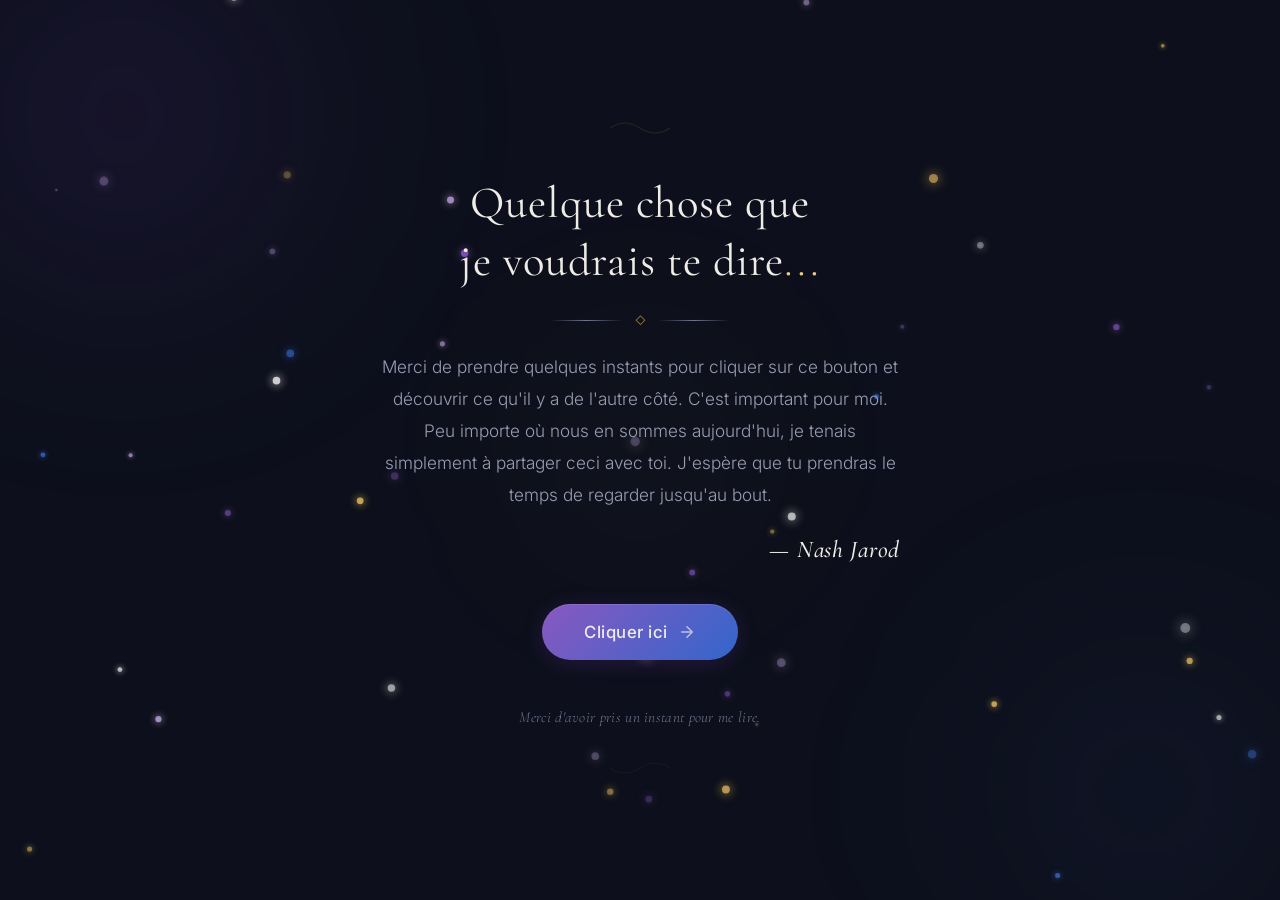
<file: index.html>
<!DOCTYPE html>
<html lang="fr">
<head>
    <meta charset="UTF-8">
    <meta name="viewport" content="width=device-width, initial-scale=1.0">
    <title>Quelque chose que je voudrais te dire...</title>
    <meta name="description" content="Un message personnel sincère et touchant, partagé avec douceur et bienveillance.">
    <link rel="preconnect" href="https://fonts.googleapis.com">
    <link rel="preconnect" href="https://fonts.gstatic.com" crossorigin>
    <link href="https://fonts.googleapis.com/css2?family=Cormorant+Garamond:ital,wght@0,300;0,400;0,500;0,600;1,300;1,400&family=Inter:wght@300;400;500&display=swap" rel="stylesheet">
    <link rel="stylesheet" href="style.css">
</head>
<body>
    <!-- Particle canvas for bokeh / light effects -->
    <canvas id="particles-canvas"></canvas>

    <!-- Soft radial glow overlays -->
    <div class="glow glow-1"></div>
    <div class="glow glow-2"></div>
    <div class="glow glow-3"></div>

    <main class="container">
        <!-- Decorative top flourish -->
        <div class="flourish" aria-hidden="true">
            <svg width="60" height="20" viewBox="0 0 60 20" fill="none">
                <path d="M0 10 Q15 0 30 10 Q45 20 60 10" stroke="url(#goldGrad)" stroke-width="1.2" fill="none" opacity="0.6"/>
                <defs>
                    <linearGradient id="goldGrad" x1="0" y1="0" x2="60" y2="0">
                        <stop offset="0%" stop-color="#c9a84c" stop-opacity="0.3"/>
                        <stop offset="50%" stop-color="#e8d48b" stop-opacity="0.8"/>
                        <stop offset="100%" stop-color="#c9a84c" stop-opacity="0.3"/>
                    </linearGradient>
                </defs>
            </svg>
        </div>

        <!-- Main title -->
        <h1 class="title fade-up" id="main-title">
            Quelque chose que je voudrais te dire<span class="ellipsis">...</span>
        </h1>

        <!-- Subtle separator -->
        <div class="separator fade-up delay-1" aria-hidden="true">
            <span class="sep-line"></span>
            <span class="sep-diamond">◇</span>
            <span class="sep-line"></span>
        </div>

        <!-- Message text -->
        <div class="fade-up delay-2">
            <p class="message" id="welcome-text">
                Merci de prendre quelques instants pour cliquer sur ce bouton et découvrir ce qu'il y a de l'autre côté. C'est important pour moi. Peu importe où nous en sommes aujourd'hui, je tenais simplement à partager ceci avec toi. J'espère que tu prendras le temps de regarder jusqu'au bout.
            </p>
            <p class="signature">— Nash Jarod</p>
        </div>



        <!-- CTA Button -->
        <div class="cta-wrapper fade-up delay-4">
            <a href="message.html" class="cta-button" id="discover-button" role="button">
                <span class="btn-shimmer"></span>
                <span class="btn-text">Cliquer ici</span>
                <svg class="btn-arrow" width="18" height="18" viewBox="0 0 24 24" fill="none" stroke="currentColor" stroke-width="2" stroke-linecap="round" stroke-linejoin="round">
                    <path d="M5 12h14M12 5l7 7-7 7"/>
                </svg>
            </a>
        </div>

        <!-- Reassuring footer text -->
        <p class="footer-text fade-up delay-5" id="footer-thanks">
            Merci d'avoir pris un instant pour me lire.
        </p>

        <!-- Bottom flourish -->
        <div class="flourish bottom-flourish" aria-hidden="true">
            <svg width="60" height="20" viewBox="0 0 60 20" fill="none">
                <path d="M0 10 Q15 20 30 10 Q45 0 60 10" stroke="url(#goldGrad2)" stroke-width="1.2" fill="none" opacity="0.4"/>
                <defs>
                    <linearGradient id="goldGrad2" x1="0" y1="0" x2="60" y2="0">
                        <stop offset="0%" stop-color="#c9a84c" stop-opacity="0.2"/>
                        <stop offset="50%" stop-color="#e8d48b" stop-opacity="0.6"/>
                        <stop offset="100%" stop-color="#c9a84c" stop-opacity="0.2"/>
                    </linearGradient>
                </defs>
            </svg>
        </div>
    </main>

    <script src="script.js"></script>
</body>
</html>
</file>
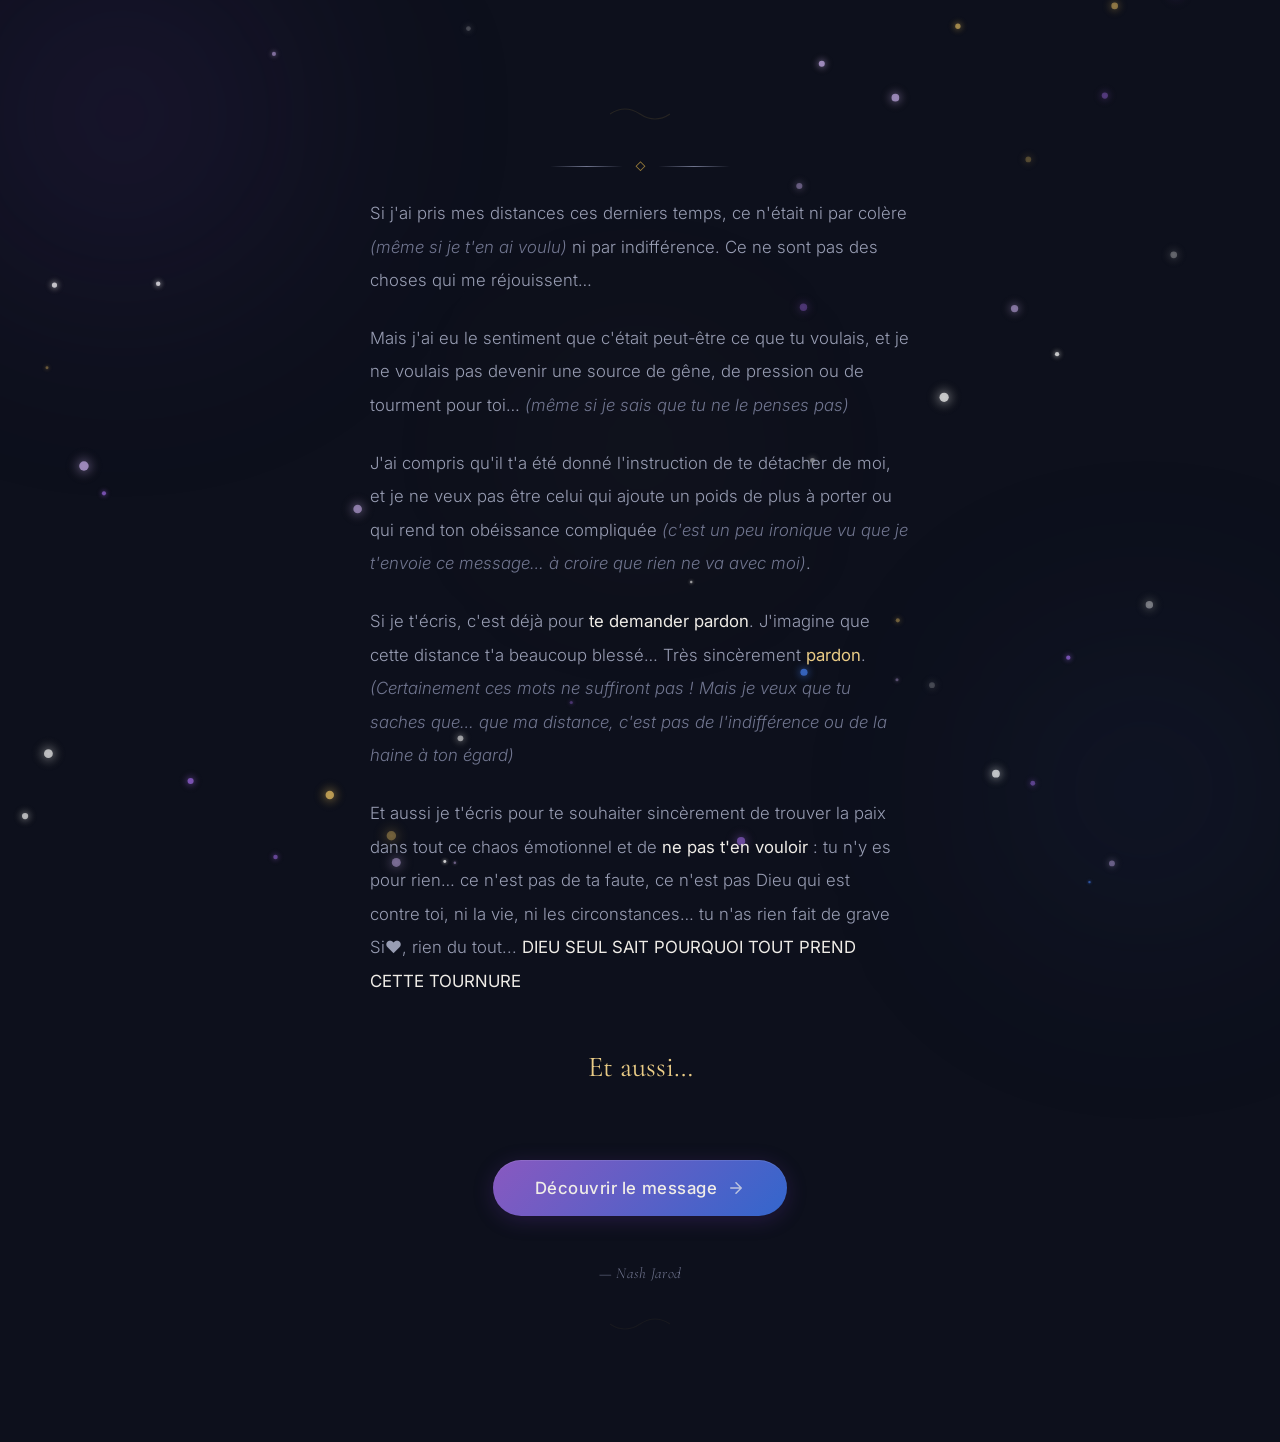
<file: message.html>
<!DOCTYPE html>
<html lang="fr">
<head>
    <meta charset="UTF-8">
    <meta name="viewport" content="width=device-width, initial-scale=1.0">
    <title>Ce que j'avais à te dire...</title>
    <meta name="description" content="Un message personnel sincère et touchant.">
    <link rel="preconnect" href="https://fonts.googleapis.com">
    <link rel="preconnect" href="https://fonts.gstatic.com" crossorigin>
    <link href="https://fonts.googleapis.com/css2?family=Cormorant+Garamond:ital,wght@0,300;0,400;0,500;0,600;1,300;1,400&family=Inter:wght@300;400;500&display=swap" rel="stylesheet">
    <link rel="stylesheet" href="style.css">
    <style>
        /* Message page specific styles */
        .message-block {
            font-family: var(--font-body);
            font-weight: 300;
            font-size: clamp(0.95rem, 2.5vw, 1.05rem);
            line-height: 2;
            color: var(--text-secondary);
            max-width: 540px;
            text-align: left;
            margin: 0 auto;
        }

        .message-block p {
            margin-bottom: var(--space-md);
            text-wrap: pretty;
        }

        .message-block .parenthetical {
            color: var(--text-muted);
            font-style: italic;
        }

        .message-block .emphasis {
            color: var(--off-white);
            font-weight: 400;
        }

        .message-block .bold-feel {
            color: var(--gold-light);
            font-weight: 400;
        }
    </style>
</head>
<body>
    <!-- Particle canvas for bokeh / light effects -->
    <canvas id="particles-canvas"></canvas>

    <!-- Soft radial glow overlays -->
    <div class="glow glow-1"></div>
    <div class="glow glow-2"></div>
    <div class="glow glow-3"></div>

    <main class="container">
        <!-- Decorative top flourish -->
        <div class="flourish" aria-hidden="true">
            <svg width="60" height="20" viewBox="0 0 60 20" fill="none">
                <path d="M0 10 Q15 0 30 10 Q45 20 60 10" stroke="url(#goldGrad)" stroke-width="1.2" fill="none" opacity="0.6"/>
                <defs>
                    <linearGradient id="goldGrad" x1="0" y1="0" x2="60" y2="0">
                        <stop offset="0%" stop-color="#c9a84c" stop-opacity="0.3"/>
                        <stop offset="50%" stop-color="#e8d48b" stop-opacity="0.8"/>
                        <stop offset="100%" stop-color="#c9a84c" stop-opacity="0.3"/>
                    </linearGradient>
                </defs>
            </svg>
        </div>

        <!-- Subtle separator -->
        <div class="separator fade-up delay-1" aria-hidden="true">
            <span class="sep-line"></span>
            <span class="sep-diamond">◇</span>
            <span class="sep-line"></span>
        </div>

        <!-- Message blocks -->
        <div class="message-block fade-up delay-2">
            <p>
                Si j'ai pris mes distances ces derniers temps, ce n'était ni par colère <span class="parenthetical">(même si je t'en ai voulu)</span> ni par indifférence. Ce ne sont pas des choses qui me réjouissent…
            </p>

            <p>
                Mais j'ai eu le sentiment que c'était peut-être ce que tu voulais, et je ne voulais pas devenir une source de gêne, de pression ou de tourment pour toi… <span class="parenthetical">(même si je sais que tu ne le penses pas)</span>
            </p>

            <p>
                J'ai compris qu'il t'a été donné l'instruction de te détacher de moi, et je ne veux pas être celui qui ajoute un poids de plus à porter ou qui rend ton obéissance compliquée <span class="parenthetical">(c'est un peu ironique vu que je t'envoie ce message… à croire que rien ne va avec moi)</span>.
            </p>

            <p>
                Si je t'écris, c'est déjà pour <span class="emphasis">te demander pardon</span>. J'imagine que cette distance t'a beaucoup blessé… Très sincèrement <span class="bold-feel">pardon</span>. <span class="parenthetical">(Certainement ces mots ne suffiront pas ! Mais je veux que tu saches que… que ma distance, c'est pas de l'indifférence ou de la haine à ton égard)</span>
            </p>

            <p>
                Et aussi je t'écris pour te souhaiter sincèrement de trouver la paix dans tout ce chaos émotionnel et de <span class="emphasis">ne pas t'en vouloir</span> : tu n'y es pour rien… ce n'est pas de ta faute, ce n'est pas Dieu qui est contre toi, ni la vie, ni les circonstances… tu n'as rien fait de grave Si❤️, rien du tout... <span class="emphasis">DIEU SEUL SAIT POURQUOI TOUT PREND CETTE TOURNURE</span>
            </p>

            <p class="bold-feel" style="text-align: center; margin-top: var(--space-lg); font-size: clamp(1.4rem, 4vw, 1.8rem); font-family: var(--font-display);">
                Et aussi…
            </p>
        </div>



        <!-- CTA Button -->
        <div class="cta-wrapper fade-up delay-4">
            <a href="https://youtube.com/shorts/BHmHlCQzVkw?si=NHhLkFByhYc4I33e" class="cta-button" id="discover-button" role="button">
                <span class="btn-shimmer"></span>
                <span class="btn-text">Découvrir le message</span>
                <svg class="btn-arrow" width="18" height="18" viewBox="0 0 24 24" fill="none" stroke="currentColor" stroke-width="2" stroke-linecap="round" stroke-linejoin="round">
                    <path d="M5 12h14M12 5l7 7-7 7"/>
                </svg>
            </a>
        </div>

        <!-- Signature -->
        <p class="footer-text fade-up delay-5" id="footer-thanks">
            — Nash Jarod
        </p>

        <!-- Bottom flourish -->
        <div class="flourish bottom-flourish" aria-hidden="true">
            <svg width="60" height="20" viewBox="0 0 60 20" fill="none">
                <path d="M0 10 Q15 20 30 10 Q45 0 60 10" stroke="url(#goldGrad2)" stroke-width="1.2" fill="none" opacity="0.4"/>
                <defs>
                    <linearGradient id="goldGrad2" x1="0" y1="0" x2="60" y2="0">
                        <stop offset="0%" stop-color="#c9a84c" stop-opacity="0.2"/>
                        <stop offset="50%" stop-color="#e8d48b" stop-opacity="0.6"/>
                        <stop offset="100%" stop-color="#c9a84c" stop-opacity="0.2"/>
                    </linearGradient>
                </defs>
            </svg>
        </div>
    </main>

    <script src="script.js"></script>
</body>
</html>
</file>
<file: style.css>
/* ============================================================
   DESIGN TOKENS
   ============================================================ */
:root {
    /* Colors */
    --bg-deep:       hsl(230, 35%, 8%);
    --bg-mid:        hsl(240, 28%, 12%);
    --violet-soft:   hsl(265, 40%, 28%);
    --violet-light:  hsl(268, 45%, 55%);
    --blue-night:    hsl(225, 55%, 18%);
    --blue-accent:   hsl(220, 60%, 50%);
    --gold:          hsl(42, 60%, 55%);
    --gold-light:    hsl(42, 70%, 72%);
    --off-white:     hsl(40, 20%, 92%);
    --text-primary:  hsl(40, 15%, 88%);
    --text-secondary:hsl(230, 15%, 65%);
    --text-muted:    hsl(230, 12%, 50%);

    /* Typography */
    --font-display: 'Cormorant Garamond', 'Georgia', serif;
    --font-body:    'Inter', -apple-system, sans-serif;

    /* Spacing */
    --space-xs: 0.5rem;
    --space-sm: 1rem;
    --space-md: 1.5rem;
    --space-lg: 2.5rem;
    --space-xl: 4rem;

    /* Transitions */
    --ease-out-smooth: cubic-bezier(0.22, 1, 0.36, 1);
    --ease-spring:     cubic-bezier(0.34, 1.56, 0.64, 1);
}

/* ============================================================
   RESET & BASE
   ============================================================ */
*,
*::before,
*::after {
    margin: 0;
    padding: 0;
    box-sizing: border-box;
}

html {
    font-size: 16px;
    scroll-behavior: smooth;
    -webkit-font-smoothing: antialiased;
    -moz-osx-font-smoothing: grayscale;
}

body {
    font-family: var(--font-body);
    background: var(--bg-deep);
    color: var(--text-primary);
    min-height: 100vh;
    overflow-x: hidden;
    position: relative;
    display: flex;
    align-items: center;
    justify-content: center;
}

/* ============================================================
   PARTICLE CANVAS
   ============================================================ */
#particles-canvas {
    position: fixed;
    inset: 0;
    width: 100%;
    height: 100%;
    z-index: 0;
    pointer-events: none;
}

/* ============================================================
   GLOW OVERLAYS
   ============================================================ */
.glow {
    position: fixed;
    border-radius: 50%;
    filter: blur(100px);
    pointer-events: none;
    z-index: 0;
}

.glow-1 {
    width: 500px;
    height: 500px;
    top: -15%;
    left: -10%;
    background: radial-gradient(circle, hsla(265, 50%, 35%, 0.25), transparent 70%);
    animation: glowDrift1 18s ease-in-out infinite alternate;
}

.glow-2 {
    width: 400px;
    height: 400px;
    bottom: -10%;
    right: -5%;
    background: radial-gradient(circle, hsla(220, 55%, 30%, 0.2), transparent 70%);
    animation: glowDrift2 22s ease-in-out infinite alternate;
}

.glow-3 {
    width: 300px;
    height: 300px;
    top: 50%;
    left: 50%;
    transform: translate(-50%, -50%);
    background: radial-gradient(circle, hsla(42, 55%, 50%, 0.06), transparent 70%);
    animation: glowPulse 10s ease-in-out infinite;
}

@keyframes glowDrift1 {
    0%   { transform: translate(0, 0) scale(1); }
    100% { transform: translate(60px, 40px) scale(1.15); }
}

@keyframes glowDrift2 {
    0%   { transform: translate(0, 0) scale(1); }
    100% { transform: translate(-50px, -30px) scale(1.1); }
}

@keyframes glowPulse {
    0%, 100% { opacity: 0.4; transform: translate(-50%, -50%) scale(1); }
    50%      { opacity: 0.7; transform: translate(-50%, -50%) scale(1.2); }
}

/* ============================================================
   MAIN CONTAINER
   ============================================================ */
.container {
    position: relative;
    z-index: 1;
    max-width: 640px;
    width: 100%;
    padding: var(--space-xl) var(--space-md);
    margin: var(--space-lg) auto;
    text-align: center;
    display: flex;
    flex-direction: column;
    align-items: center;
    gap: var(--space-md);
}

/* ============================================================
   DECORATIVE FLOURISH
   ============================================================ */
.flourish {
    opacity: 0.7;
    margin-bottom: var(--space-xs);
}

.bottom-flourish {
    margin-top: var(--space-xs);
    margin-bottom: 0;
}

/* ============================================================
   TITLE
   ============================================================ */
.title {
    font-family: var(--font-display);
    font-weight: 400;
    font-size: clamp(1.8rem, 5vw, 2.8rem);
    line-height: 1.3;
    color: var(--off-white);
    letter-spacing: 0.02em;
    text-wrap: balance;
}

.ellipsis {
    color: var(--gold-light);
    font-weight: 300;
}

/* ============================================================
   SEPARATOR
   ============================================================ */
.separator {
    display: flex;
    align-items: center;
    gap: 12px;
    width: 100%;
    max-width: 180px;
}

.sep-line {
    flex: 1;
    height: 1px;
    background: linear-gradient(90deg, transparent, var(--text-muted), transparent);
}

.sep-diamond {
    color: var(--gold);
    font-size: 0.65rem;
    opacity: 0.7;
}

/* ============================================================
   MESSAGE TEXT
   ============================================================ */
.message {
    font-family: var(--font-body);
    font-weight: 300;
    font-size: clamp(0.95rem, 2.5vw, 1.08rem);
    line-height: 1.85;
    color: var(--text-secondary);
    max-width: 520px;
    text-wrap: pretty;
}

.signature {
    font-family: var(--font-display);
    font-weight: 500;
    font-size: clamp(1.2rem, 3vw, 1.5rem);
    color: var(--off-white);
    margin-top: var(--space-md);
    text-align: right;
    font-style: italic;
    letter-spacing: 0.03em;
}

/* ============================================================
   HEART ICON
   ============================================================ */
.icon-container {
    position: relative;
    display: flex;
    align-items: center;
    justify-content: center;
    width: 56px;
    height: 56px;
    margin: var(--space-xs) 0;
}

.icon-glow {
    position: absolute;
    width: 44px;
    height: 44px;
    border-radius: 50%;
    background: radial-gradient(circle, hsla(42, 60%, 55%, 0.15), transparent 70%);
    animation: iconGlow 4s ease-in-out infinite;
}

@keyframes iconGlow {
    0%, 100% { transform: scale(1); opacity: 0.5; }
    50%      { transform: scale(1.5); opacity: 0.8; }
}

.heart-icon {
    color: var(--gold);
    opacity: 0.6;
    animation: heartbeat 4s ease-in-out infinite;
}

@keyframes heartbeat {
    0%, 100% { transform: scale(1); }
    14%      { transform: scale(1.08); }
    28%      { transform: scale(1); }
    42%      { transform: scale(1.05); }
    56%      { transform: scale(1); }
}

/* ============================================================
   CTA BUTTON
   ============================================================ */
.cta-wrapper {
    margin: var(--space-sm) 0;
}

.cta-button {
    position: relative;
    display: inline-flex;
    align-items: center;
    gap: 10px;
    padding: 18px 42px;
    border: none;
    border-radius: 60px;
    background: linear-gradient(135deg, var(--violet-light), var(--blue-accent));
    color: var(--off-white);
    font-family: var(--font-body);
    font-weight: 500;
    font-size: 1.05rem;
    letter-spacing: 0.03em;
    text-decoration: none;
    cursor: pointer;
    overflow: hidden;
    box-shadow:
        0 4px 20px hsla(265, 50%, 40%, 0.3),
        0 1px 3px hsla(0, 0%, 0%, 0.2),
        inset 0 1px 0 hsla(0, 0%, 100%, 0.1);
    transition:
        transform 0.5s var(--ease-spring),
        box-shadow 0.5s var(--ease-out-smooth);
}

.cta-button:hover {
    transform: translateY(-3px) scale(1.03);
    box-shadow:
        0 8px 35px hsla(265, 50%, 40%, 0.45),
        0 2px 8px hsla(0, 0%, 0%, 0.25),
        inset 0 1px 0 hsla(0, 0%, 100%, 0.15);
}

.cta-button:active {
    transform: translateY(-1px) scale(1.01);
    transition-duration: 0.15s;
}

/* Shimmer sweep effect */
.btn-shimmer {
    position: absolute;
    inset: 0;
    background: linear-gradient(
        105deg,
        transparent 30%,
        hsla(0, 0%, 100%, 0.12) 45%,
        hsla(0, 0%, 100%, 0.05) 55%,
        transparent 70%
    );
    transform: translateX(-100%);
    animation: shimmer 5s ease-in-out infinite;
}

@keyframes shimmer {
    0%, 100% { transform: translateX(-100%); }
    40%      { transform: translateX(100%); }
    41%      { transform: translateX(-100%); }
}

.btn-text {
    position: relative;
    z-index: 1;
}

.btn-arrow {
    position: relative;
    z-index: 1;
    opacity: 0.7;
    transition: transform 0.4s var(--ease-spring), opacity 0.3s ease;
}

.cta-button:hover .btn-arrow {
    transform: translateX(4px);
    opacity: 1;
}

/* ============================================================
   FOOTER TEXT
   ============================================================ */
.footer-text {
    font-family: var(--font-display);
    font-weight: 300;
    font-style: italic;
    font-size: 0.95rem;
    color: var(--text-muted);
    letter-spacing: 0.02em;
    margin-top: var(--space-xs);
}

/* ============================================================
   FADE-UP ANIMATIONS (initial state — JS activates them)
   ============================================================ */
.fade-up {
    opacity: 0;
    transform: translateY(28px);
    transition:
        opacity 1s var(--ease-out-smooth),
        transform 1s var(--ease-out-smooth);
}

.fade-up.visible {
    opacity: 1;
    transform: translateY(0);
}

.delay-1 { transition-delay: 0.25s; }
.delay-2 { transition-delay: 0.55s; }
.delay-3 { transition-delay: 0.85s; }
.delay-4 { transition-delay: 1.15s; }
.delay-5 { transition-delay: 1.50s; }

/* ============================================================
   RESPONSIVE
   ============================================================ */
@media (max-width: 640px) {
    .container {
        padding: var(--space-lg) var(--space-sm);
        gap: var(--space-sm);
    }

    .cta-button {
        padding: 16px 34px;
        font-size: 0.98rem;
    }

    .glow-1 { width: 300px; height: 300px; }
    .glow-2 { width: 250px; height: 250px; }
    .glow-3 { width: 200px; height: 200px; }
}

@media (max-width: 380px) {
    .title {
        font-size: 1.6rem;
    }

    .message {
        font-size: 0.92rem;
    }

    .cta-button {
        padding: 14px 28px;
        font-size: 0.92rem;
    }
}

/* ============================================================
   REDUCED MOTION
   ============================================================ */
@media (prefers-reduced-motion: reduce) {
    *,
    *::before,
    *::after {
        animation-duration: 0.01ms !important;
        animation-iteration-count: 1 !important;
        transition-duration: 0.01ms !important;
    }

    .fade-up {
        opacity: 1;
        transform: none;
    }
}
</file>
